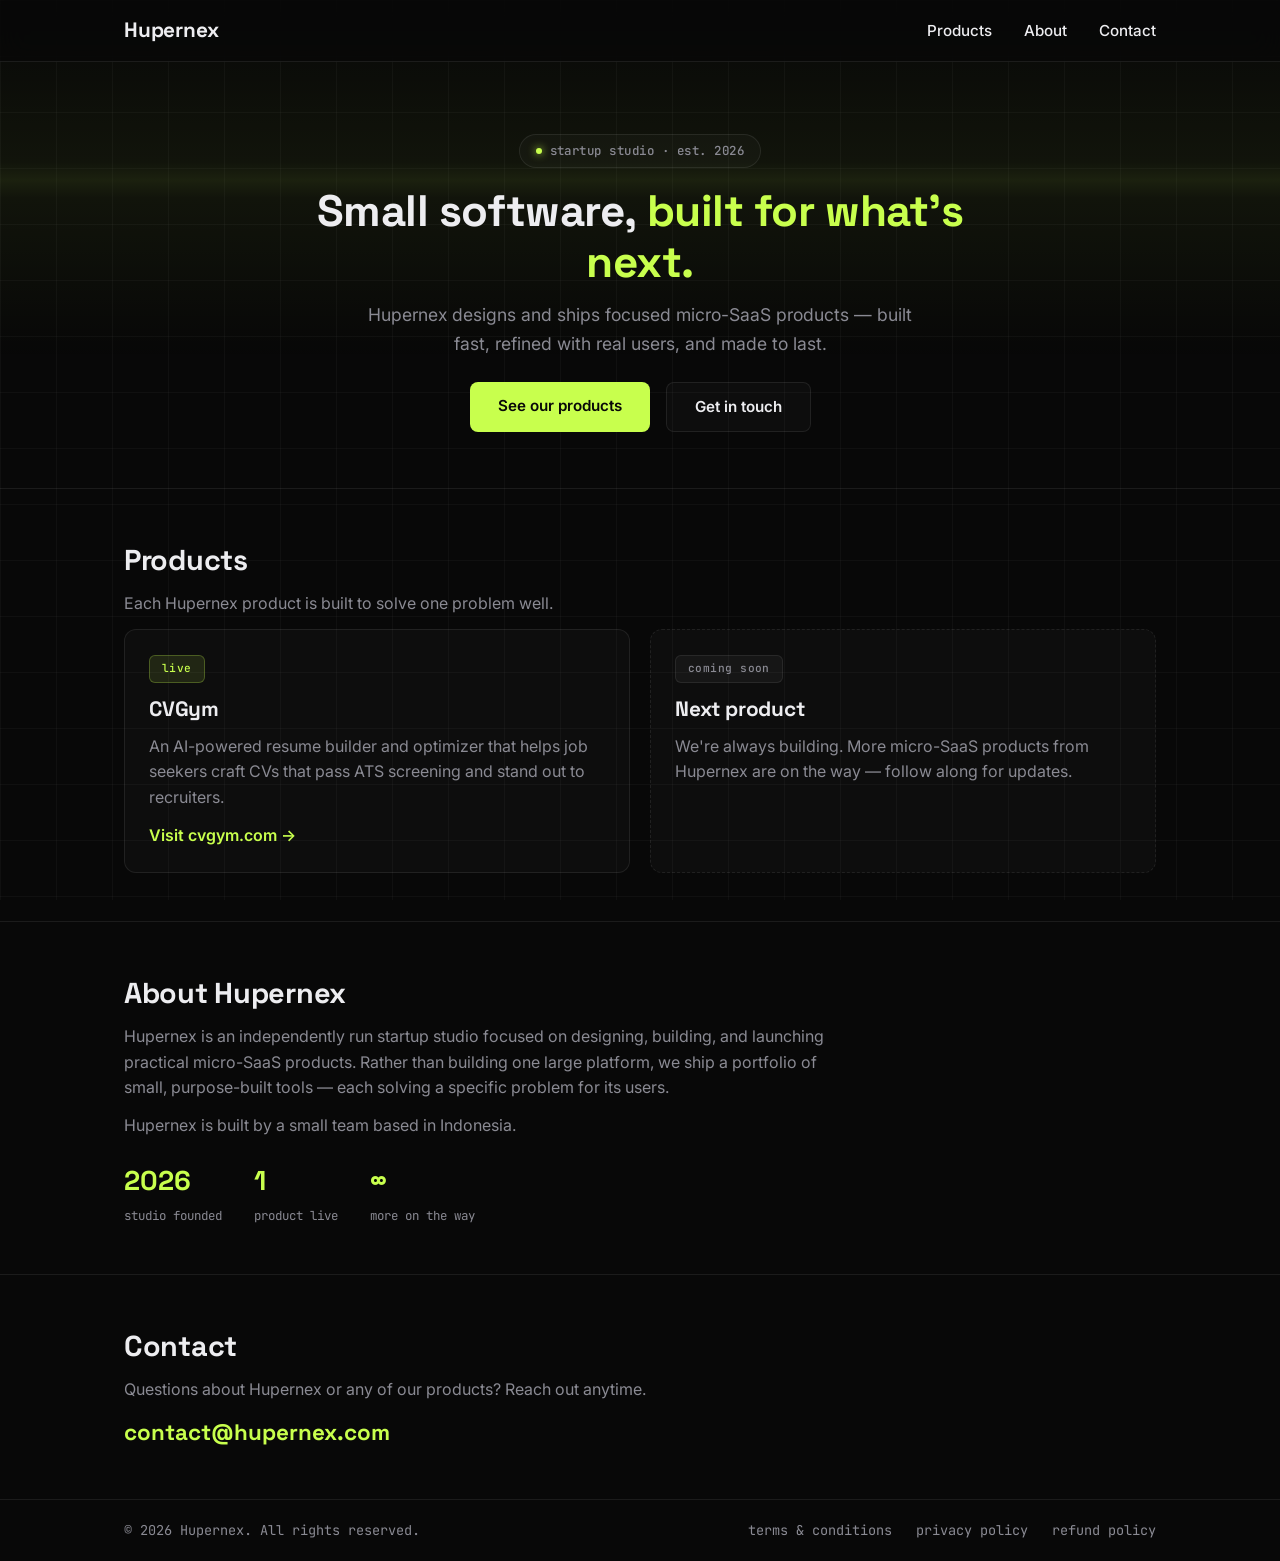
<file: index.html>
<!DOCTYPE html>
<html lang="en">
<head>
  <meta charset="UTF-8">
  <meta name="viewport" content="width=device-width, initial-scale=1.0">
  <title>Hupernex — Startup Studio</title>
  <meta name="description" content="Hupernex is a startup studio building practical micro-SaaS products, including CVGym.">
  <link rel="stylesheet" href="css/style.css?v=7">
</head>
<body>
  <div class="scanline" aria-hidden="true"></div>

  <header class="site-header">
    <nav class="navbar">
      <a href="#top" class="logo">Hupernex</a>
      <button class="nav-toggle" id="nav-toggle" aria-label="Toggle navigation">
        <span></span><span></span><span></span>
      </button>
      <ul class="nav-links" id="nav-links">
        <li><a href="#products">Products</a></li>
        <li><a href="#about">About</a></li>
        <li><a href="#contact">Contact</a></li>
      </ul>
    </nav>
  </header>

  <main>
    <section id="top" class="hero">
      <div class="container">
        <div class="eyebrow"><span class="dot"></span> startup studio · est. 2026</div>
        <h1>Small software, <span class="gradient-text">built for what's next.</span></h1>
        <p class="hero-sub">Hupernex designs and ships focused micro-SaaS products — built fast, refined with real users, and made to last.</p>
        <div class="hero-cta">
          <a href="#products" class="btn btn-primary">See our products</a>
          <a href="#contact" class="btn btn-secondary">Get in touch</a>
        </div>
      </div>
    </section>

    <section id="products" class="section">
      <div class="container">
        <h2>Products</h2>
        <p class="section-sub">Each Hupernex product is built to solve one problem well.</p>
        <div class="product-grid">
          <div class="product-card">
            <div class="product-badge">Live</div>
            <h3>CVGym</h3>
            <p>An AI-powered resume builder and optimizer that helps job seekers craft CVs that pass ATS screening and stand out to recruiters.</p>
            <a href="https://cvgym.com" target="_blank" rel="noopener" class="product-link">Visit cvgym.com →</a>
          </div>
          <div class="product-card product-card-placeholder">
            <div class="product-badge product-badge-soon">Coming soon</div>
            <h3>Next product</h3>
            <p>We're always building. More micro-SaaS products from Hupernex are on the way — follow along for updates.</p>
          </div>
        </div>
      </div>
    </section>

    <section id="about" class="section">
      <div class="container">
        <h2>About Hupernex</h2>
        <p>Hupernex is an independently run startup studio focused on designing, building, and launching practical micro-SaaS products. Rather than building one large platform, we ship a portfolio of small, purpose-built tools — each solving a specific problem for its users.</p>
        <p>Hupernex is built by a small team based in Indonesia.</p>
        <div class="stat-row">
          <div>
            <div class="stat-value">2026</div>
            <div class="stat-label">Studio founded</div>
          </div>
          <div>
            <div class="stat-value">1</div>
            <div class="stat-label">Product live</div>
          </div>
          <div>
            <div class="stat-value">∞</div>
            <div class="stat-label">More on the way</div>
          </div>
        </div>
      </div>
    </section>

    <section id="contact" class="section">
      <div class="container">
        <h2>Contact</h2>
        <p class="section-sub">Questions about Hupernex or any of our products? Reach out anytime.</p>
        <a href="mailto:contact@hupernex.com" class="contact-email">contact@hupernex.com</a>
      </div>
    </section>
  </main>

  <footer class="site-footer">
    <div class="container footer-inner">
      <p>&copy; <span id="year"></span> Hupernex. All rights reserved.</p>
      <ul class="footer-links">
        <li><a href="terms.html">Terms &amp; Conditions</a></li>
        <li><a href="privacy.html">Privacy Policy</a></li>
        <li><a href="refund.html">Refund Policy</a></li>
      </ul>
    </div>
  </footer>

  <script src="js/main.js"></script>
</body>
</html>
</file>
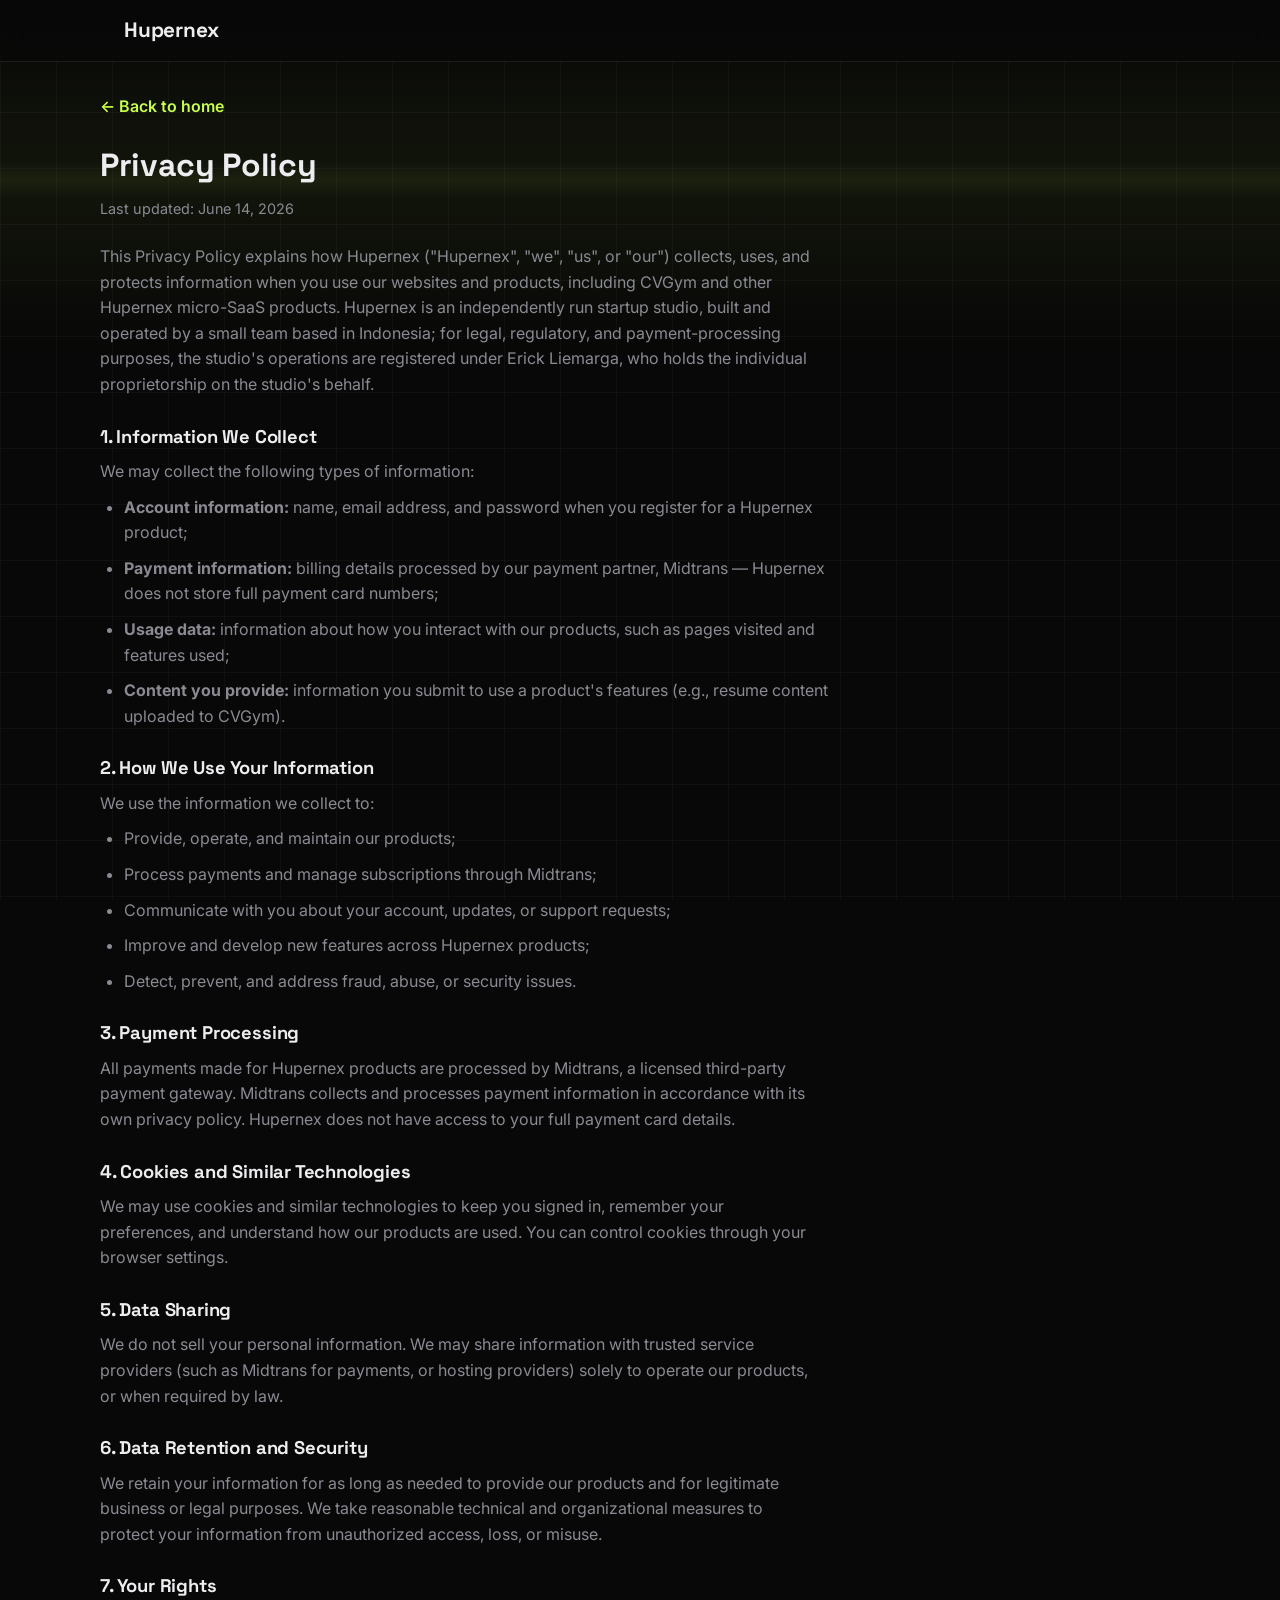
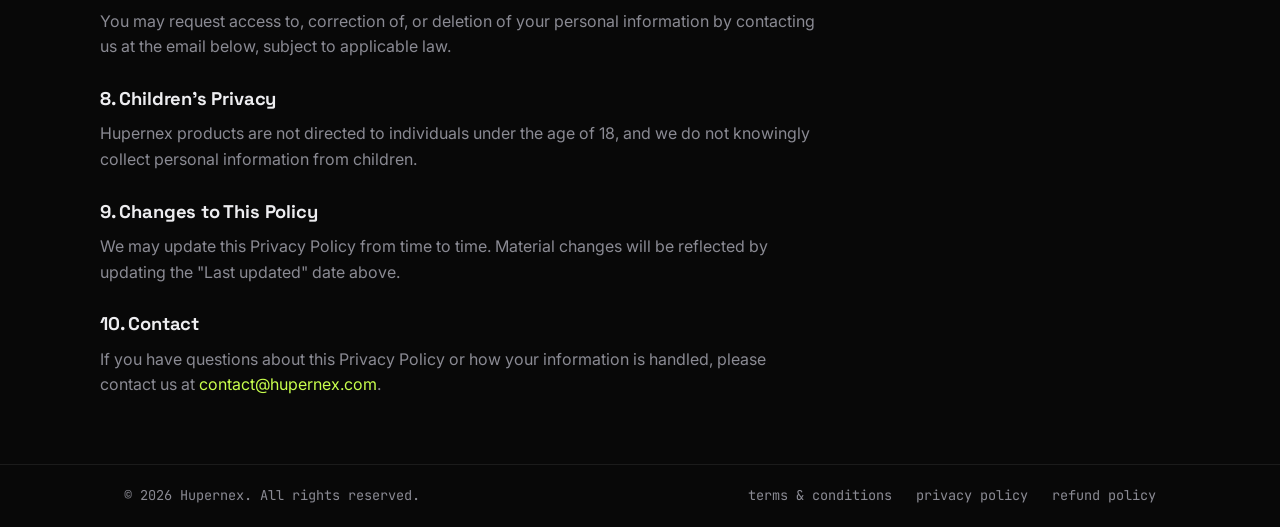
<file: privacy.html>
<!DOCTYPE html>
<html lang="en">
<head>
  <meta charset="UTF-8">
  <meta name="viewport" content="width=device-width, initial-scale=1.0">
  <title>Privacy Policy — Hupernex</title>
  <link rel="stylesheet" href="css/style.css?v=7">
</head>
<body>
  <div class="scanline" aria-hidden="true"></div>

  <header class="site-header">
    <nav class="navbar">
      <a href="index.html" class="logo">Hupernex</a>
    </nav>
  </header>

  <main class="container legal">
    <a href="index.html" class="back-link">← Back to home</a>
    <h1>Privacy Policy</h1>
    <p class="updated">Last updated: June 14, 2026</p>

    <p>This Privacy Policy explains how Hupernex ("Hupernex", "we", "us", or "our") collects, uses, and protects information when you use our websites and products, including CVGym and other Hupernex micro-SaaS products. Hupernex is an independently run startup studio, built and operated by a small team based in Indonesia; for legal, regulatory, and payment-processing purposes, the studio's operations are registered under Erick Liemarga, who holds the individual proprietorship on the studio's behalf.</p>

    <h2>1. Information We Collect</h2>
    <p>We may collect the following types of information:</p>
    <ul>
      <li><strong>Account information:</strong> name, email address, and password when you register for a Hupernex product;</li>
      <li><strong>Payment information:</strong> billing details processed by our payment partner, Midtrans — Hupernex does not store full payment card numbers;</li>
      <li><strong>Usage data:</strong> information about how you interact with our products, such as pages visited and features used;</li>
      <li><strong>Content you provide:</strong> information you submit to use a product's features (e.g., resume content uploaded to CVGym).</li>
    </ul>

    <h2>2. How We Use Your Information</h2>
    <p>We use the information we collect to:</p>
    <ul>
      <li>Provide, operate, and maintain our products;</li>
      <li>Process payments and manage subscriptions through Midtrans;</li>
      <li>Communicate with you about your account, updates, or support requests;</li>
      <li>Improve and develop new features across Hupernex products;</li>
      <li>Detect, prevent, and address fraud, abuse, or security issues.</li>
    </ul>

    <h2>3. Payment Processing</h2>
    <p>All payments made for Hupernex products are processed by Midtrans, a licensed third-party payment gateway. Midtrans collects and processes payment information in accordance with its own privacy policy. Hupernex does not have access to your full payment card details.</p>

    <h2>4. Cookies and Similar Technologies</h2>
    <p>We may use cookies and similar technologies to keep you signed in, remember your preferences, and understand how our products are used. You can control cookies through your browser settings.</p>

    <h2>5. Data Sharing</h2>
    <p>We do not sell your personal information. We may share information with trusted service providers (such as Midtrans for payments, or hosting providers) solely to operate our products, or when required by law.</p>

    <h2>6. Data Retention and Security</h2>
    <p>We retain your information for as long as needed to provide our products and for legitimate business or legal purposes. We take reasonable technical and organizational measures to protect your information from unauthorized access, loss, or misuse.</p>

    <h2>7. Your Rights</h2>
    <p>You may request access to, correction of, or deletion of your personal information by contacting us at the email below, subject to applicable law.</p>

    <h2>8. Children's Privacy</h2>
    <p>Hupernex products are not directed to individuals under the age of 18, and we do not knowingly collect personal information from children.</p>

    <h2>9. Changes to This Policy</h2>
    <p>We may update this Privacy Policy from time to time. Material changes will be reflected by updating the "Last updated" date above.</p>

    <h2>10. Contact</h2>
    <p>If you have questions about this Privacy Policy or how your information is handled, please contact us at <a href="mailto:contact@hupernex.com">contact@hupernex.com</a>.</p>
  </main>

  <footer class="site-footer">
    <div class="container footer-inner">
      <p>&copy; 2026 Hupernex. All rights reserved.</p>
      <ul class="footer-links">
        <li><a href="terms.html">Terms &amp; Conditions</a></li>
        <li><a href="privacy.html">Privacy Policy</a></li>
        <li><a href="refund.html">Refund Policy</a></li>
      </ul>
    </div>
  </footer>
</body>
</html>
</file>
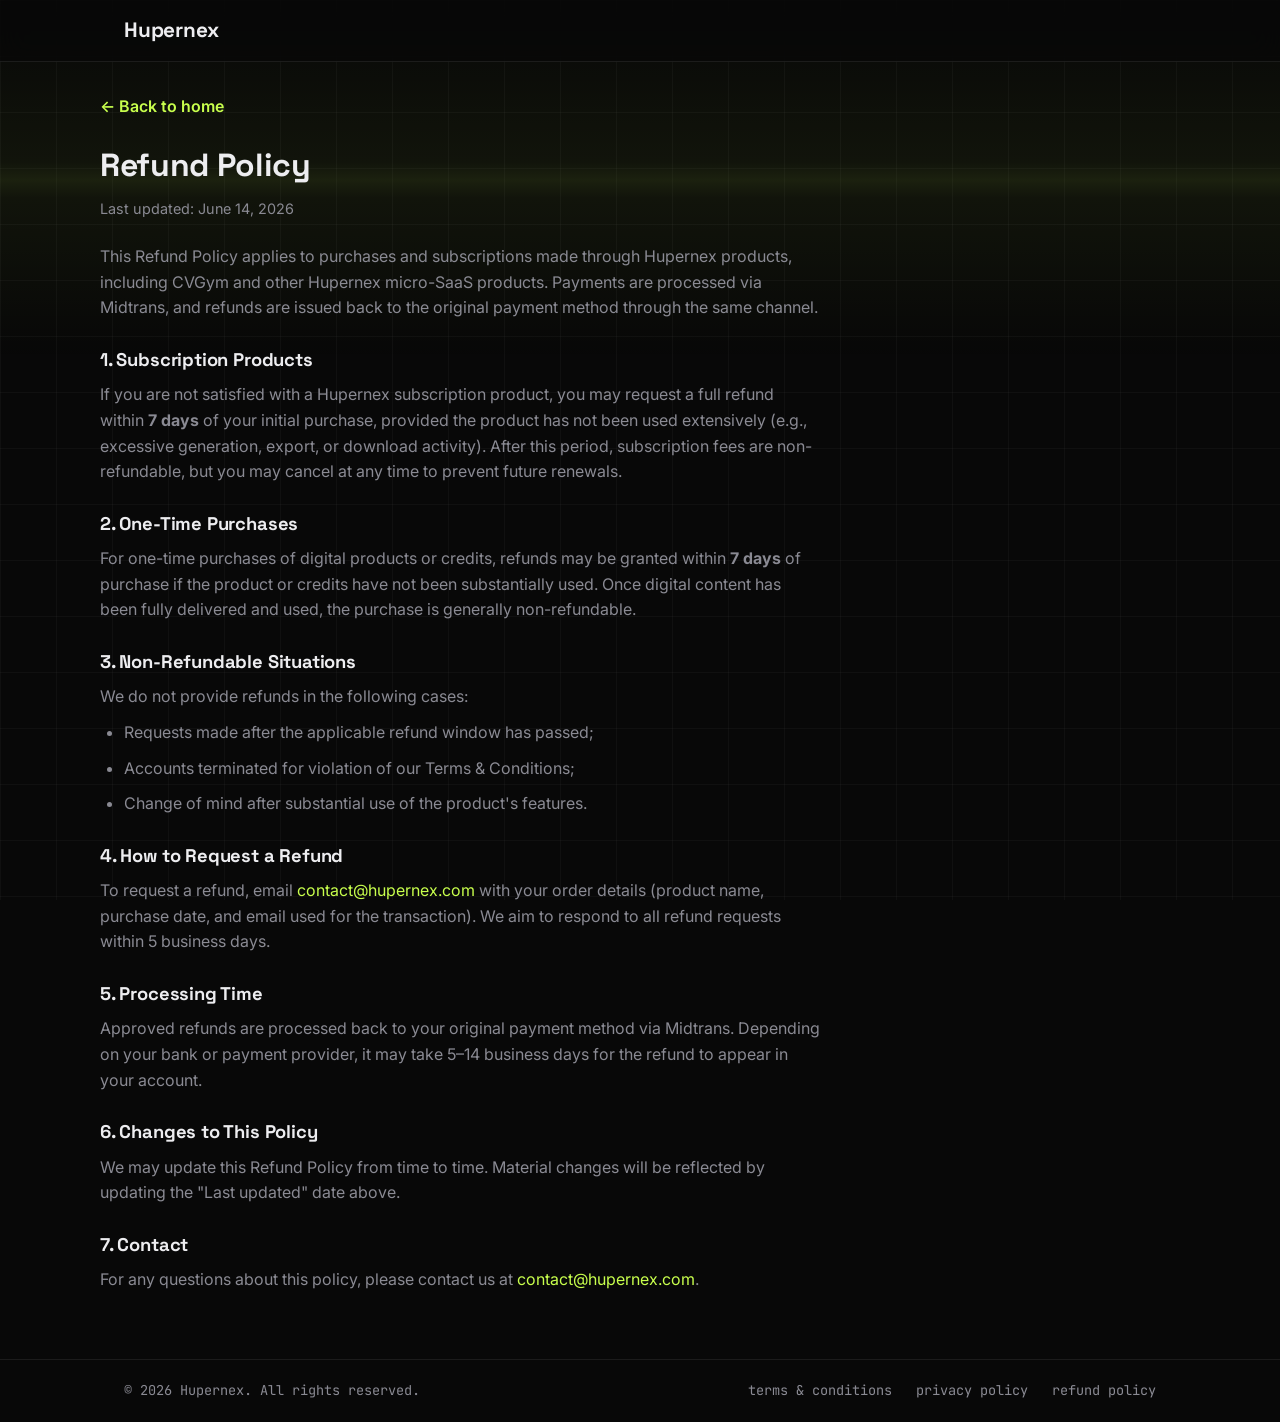
<file: refund.html>
<!DOCTYPE html>
<html lang="en">
<head>
  <meta charset="UTF-8">
  <meta name="viewport" content="width=device-width, initial-scale=1.0">
  <title>Refund Policy — Hupernex</title>
  <link rel="stylesheet" href="css/style.css?v=7">
</head>
<body>
  <div class="scanline" aria-hidden="true"></div>

  <header class="site-header">
    <nav class="navbar">
      <a href="index.html" class="logo">Hupernex</a>
    </nav>
  </header>

  <main class="container legal">
    <a href="index.html" class="back-link">← Back to home</a>
    <h1>Refund Policy</h1>
    <p class="updated">Last updated: June 14, 2026</p>

    <p>This Refund Policy applies to purchases and subscriptions made through Hupernex products, including CVGym and other Hupernex micro-SaaS products. Payments are processed via Midtrans, and refunds are issued back to the original payment method through the same channel.</p>

    <h2>1. Subscription Products</h2>
    <p>If you are not satisfied with a Hupernex subscription product, you may request a full refund within <strong>7 days</strong> of your initial purchase, provided the product has not been used extensively (e.g., excessive generation, export, or download activity). After this period, subscription fees are non-refundable, but you may cancel at any time to prevent future renewals.</p>

    <h2>2. One-Time Purchases</h2>
    <p>For one-time purchases of digital products or credits, refunds may be granted within <strong>7 days</strong> of purchase if the product or credits have not been substantially used. Once digital content has been fully delivered and used, the purchase is generally non-refundable.</p>

    <h2>3. Non-Refundable Situations</h2>
    <p>We do not provide refunds in the following cases:</p>
    <ul>
      <li>Requests made after the applicable refund window has passed;</li>
      <li>Accounts terminated for violation of our Terms &amp; Conditions;</li>
      <li>Change of mind after substantial use of the product's features.</li>
    </ul>

    <h2>4. How to Request a Refund</h2>
    <p>To request a refund, email <a href="mailto:contact@hupernex.com">contact@hupernex.com</a> with your order details (product name, purchase date, and email used for the transaction). We aim to respond to all refund requests within 5 business days.</p>

    <h2>5. Processing Time</h2>
    <p>Approved refunds are processed back to your original payment method via Midtrans. Depending on your bank or payment provider, it may take 5–14 business days for the refund to appear in your account.</p>

    <h2>6. Changes to This Policy</h2>
    <p>We may update this Refund Policy from time to time. Material changes will be reflected by updating the "Last updated" date above.</p>

    <h2>7. Contact</h2>
    <p>For any questions about this policy, please contact us at <a href="mailto:contact@hupernex.com">contact@hupernex.com</a>.</p>
  </main>

  <footer class="site-footer">
    <div class="container footer-inner">
      <p>&copy; 2026 Hupernex. All rights reserved.</p>
      <ul class="footer-links">
        <li><a href="terms.html">Terms &amp; Conditions</a></li>
        <li><a href="privacy.html">Privacy Policy</a></li>
        <li><a href="refund.html">Refund Policy</a></li>
      </ul>
    </div>
  </footer>
</body>
</html>
</file>
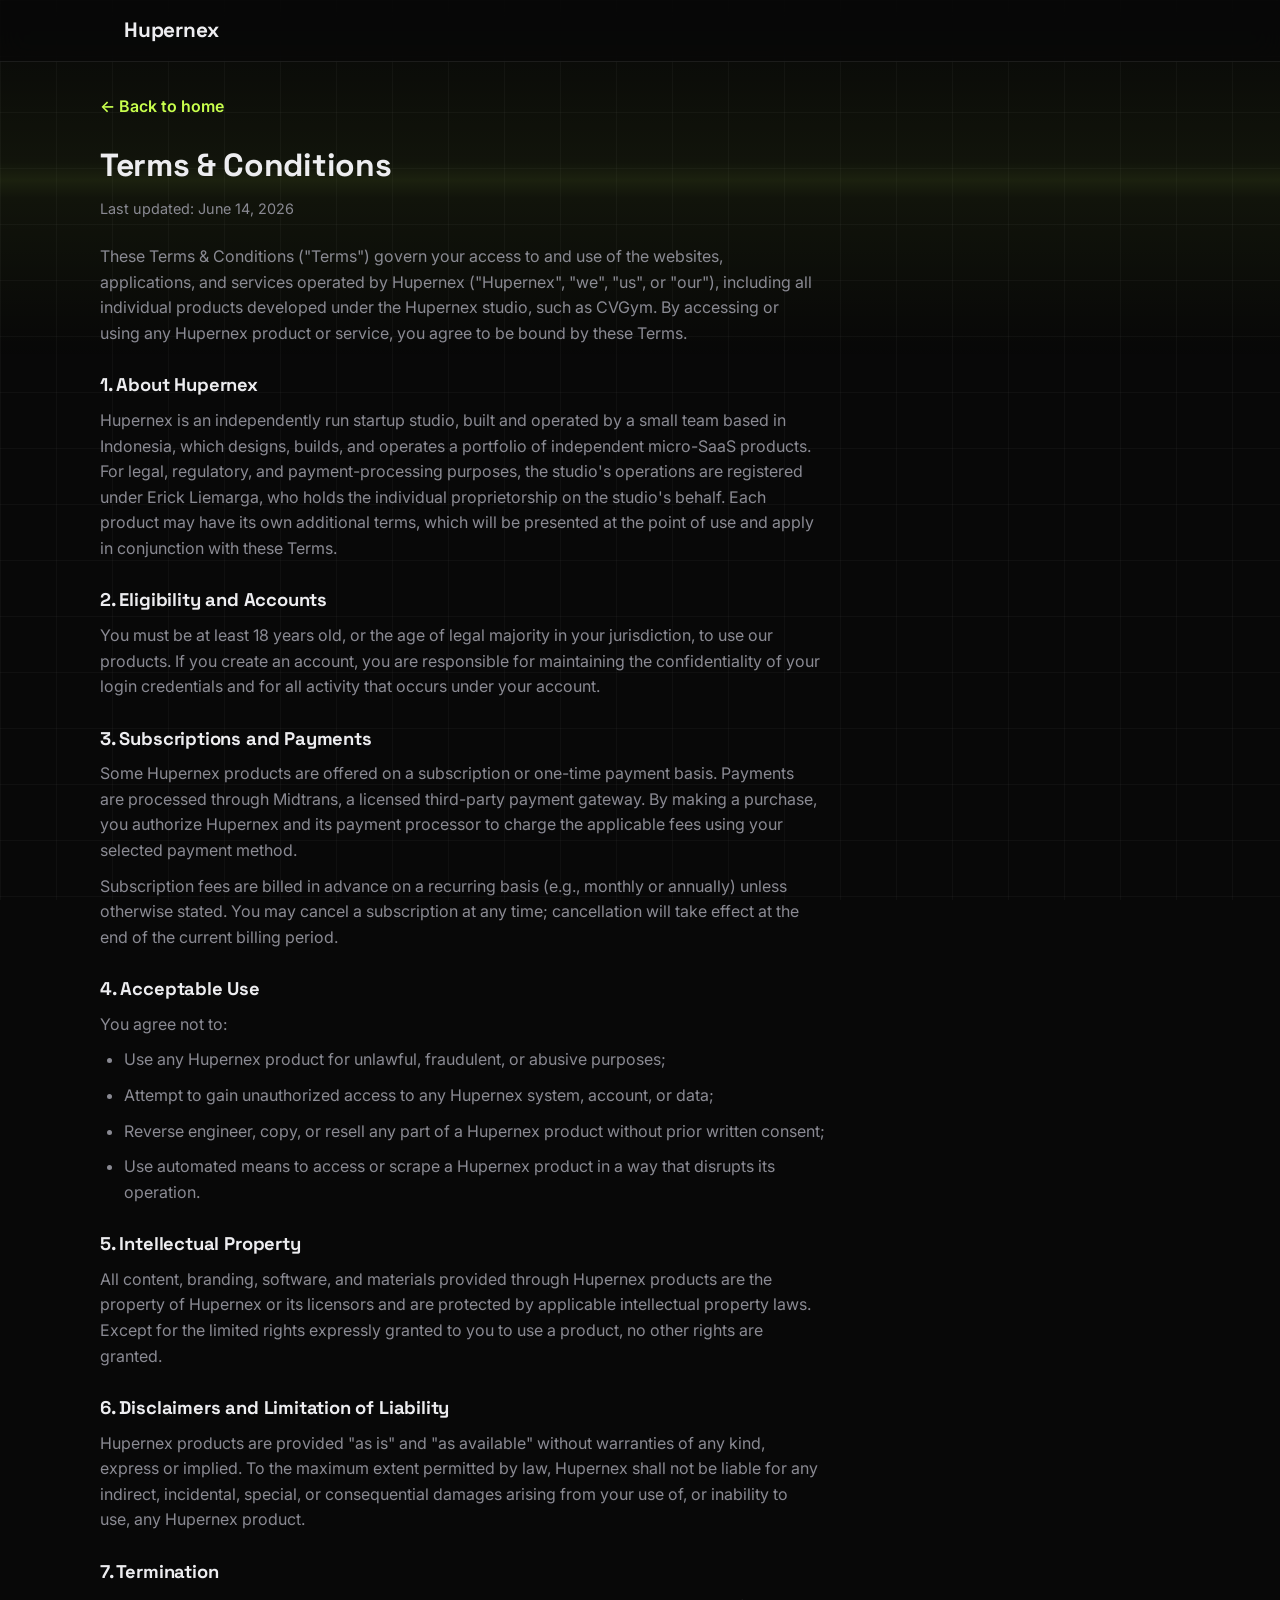
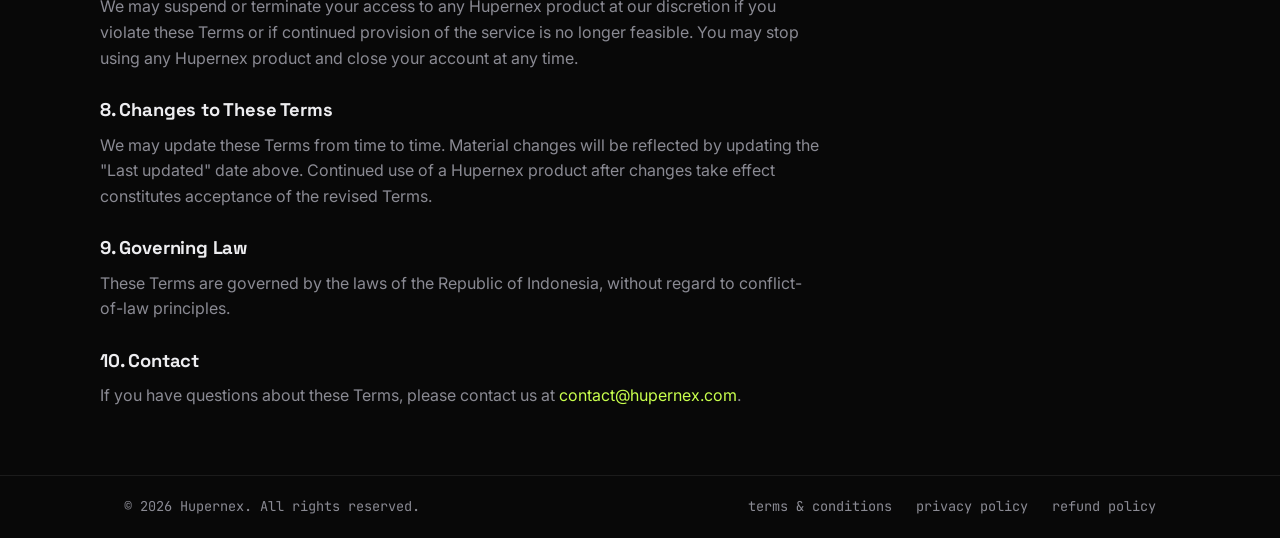
<file: terms.html>
<!DOCTYPE html>
<html lang="en">
<head>
  <meta charset="UTF-8">
  <meta name="viewport" content="width=device-width, initial-scale=1.0">
  <title>Terms &amp; Conditions — Hupernex</title>
  <link rel="stylesheet" href="css/style.css?v=7">
</head>
<body>
  <div class="scanline" aria-hidden="true"></div>

  <header class="site-header">
    <nav class="navbar">
      <a href="index.html" class="logo">Hupernex</a>
    </nav>
  </header>

  <main class="container legal">
    <a href="index.html" class="back-link">← Back to home</a>
    <h1>Terms &amp; Conditions</h1>
    <p class="updated">Last updated: June 14, 2026</p>

    <p>These Terms &amp; Conditions ("Terms") govern your access to and use of the websites, applications, and services operated by Hupernex ("Hupernex", "we", "us", or "our"), including all individual products developed under the Hupernex studio, such as CVGym. By accessing or using any Hupernex product or service, you agree to be bound by these Terms.</p>

    <h2>1. About Hupernex</h2>
    <p>Hupernex is an independently run startup studio, built and operated by a small team based in Indonesia, which designs, builds, and operates a portfolio of independent micro-SaaS products. For legal, regulatory, and payment-processing purposes, the studio's operations are registered under Erick Liemarga, who holds the individual proprietorship on the studio's behalf. Each product may have its own additional terms, which will be presented at the point of use and apply in conjunction with these Terms.</p>

    <h2>2. Eligibility and Accounts</h2>
    <p>You must be at least 18 years old, or the age of legal majority in your jurisdiction, to use our products. If you create an account, you are responsible for maintaining the confidentiality of your login credentials and for all activity that occurs under your account.</p>

    <h2>3. Subscriptions and Payments</h2>
    <p>Some Hupernex products are offered on a subscription or one-time payment basis. Payments are processed through Midtrans, a licensed third-party payment gateway. By making a purchase, you authorize Hupernex and its payment processor to charge the applicable fees using your selected payment method.</p>
    <p>Subscription fees are billed in advance on a recurring basis (e.g., monthly or annually) unless otherwise stated. You may cancel a subscription at any time; cancellation will take effect at the end of the current billing period.</p>

    <h2>4. Acceptable Use</h2>
    <p>You agree not to:</p>
    <ul>
      <li>Use any Hupernex product for unlawful, fraudulent, or abusive purposes;</li>
      <li>Attempt to gain unauthorized access to any Hupernex system, account, or data;</li>
      <li>Reverse engineer, copy, or resell any part of a Hupernex product without prior written consent;</li>
      <li>Use automated means to access or scrape a Hupernex product in a way that disrupts its operation.</li>
    </ul>

    <h2>5. Intellectual Property</h2>
    <p>All content, branding, software, and materials provided through Hupernex products are the property of Hupernex or its licensors and are protected by applicable intellectual property laws. Except for the limited rights expressly granted to you to use a product, no other rights are granted.</p>

    <h2>6. Disclaimers and Limitation of Liability</h2>
    <p>Hupernex products are provided "as is" and "as available" without warranties of any kind, express or implied. To the maximum extent permitted by law, Hupernex shall not be liable for any indirect, incidental, special, or consequential damages arising from your use of, or inability to use, any Hupernex product.</p>

    <h2>7. Termination</h2>
    <p>We may suspend or terminate your access to any Hupernex product at our discretion if you violate these Terms or if continued provision of the service is no longer feasible. You may stop using any Hupernex product and close your account at any time.</p>

    <h2>8. Changes to These Terms</h2>
    <p>We may update these Terms from time to time. Material changes will be reflected by updating the "Last updated" date above. Continued use of a Hupernex product after changes take effect constitutes acceptance of the revised Terms.</p>

    <h2>9. Governing Law</h2>
    <p>These Terms are governed by the laws of the Republic of Indonesia, without regard to conflict-of-law principles.</p>

    <h2>10. Contact</h2>
    <p>If you have questions about these Terms, please contact us at <a href="mailto:contact@hupernex.com">contact@hupernex.com</a>.</p>
  </main>

  <footer class="site-footer">
    <div class="container footer-inner">
      <p>&copy; 2026 Hupernex. All rights reserved.</p>
      <ul class="footer-links">
        <li><a href="terms.html">Terms &amp; Conditions</a></li>
        <li><a href="privacy.html">Privacy Policy</a></li>
        <li><a href="refund.html">Refund Policy</a></li>
      </ul>
    </div>
  </footer>
</body>
</html>
</file>
<file: css/style.css>
@import url('https://fonts.googleapis.com/css2?family=Space+Grotesk:wght@500;600;700&family=Inter:wght@400;500;600&family=JetBrains+Mono:wght@400;500&display=swap');

:root {
  --color-bg: #080808;
  --color-bg-elevated: rgba(255, 255, 255, 0.025);
  --color-bg-elevated-hover: rgba(255, 255, 255, 0.05);
  --color-text: #ededf0;
  --color-text-muted: #8a8a93;
  --color-accent: #c8ff4d;
  --color-border: rgba(255, 255, 255, 0.08);
  --max-width: 1080px;
}

* {
  box-sizing: border-box;
  margin: 0;
  padding: 0;
}

html {
  scroll-behavior: smooth;
}

body {
  font-family: 'Inter', -apple-system, BlinkMacSystemFont, "Segoe UI", Roboto, sans-serif;
  color: var(--color-text);
  background-color: var(--color-bg);
  background-image:
    linear-gradient(rgba(255,255,255,0.03) 1px, transparent 1px),
    linear-gradient(90deg, rgba(255,255,255,0.03) 1px, transparent 1px);
  background-size: 56px 56px;
  background-attachment: fixed;
  line-height: 1.6;
  position: relative;
}

/* Subtle animated scanline sweeping down the page */
.scanline {
  position: fixed;
  inset: 0;
  left: 0;
  right: 0;
  height: 40vh;
  z-index: 0;
  pointer-events: none;
  background: linear-gradient(to bottom, transparent, rgba(200,255,77,0.05) 45%, rgba(200,255,77,0.10) 50%, rgba(200,255,77,0.05) 55%, transparent);
  animation: scan 14s linear infinite;
}

@keyframes scan {
  from { transform: translateY(-100%); }
  to { transform: translateY(100vh); }
}

.site-header,
main,
.site-footer {
  position: relative;
  z-index: 1;
}

@media (prefers-reduced-motion: reduce) {
  .scanline {
    animation: none;
    display: none;
  }
}

h1, h2, h3, .logo {
  font-family: 'Space Grotesk', 'Inter', sans-serif;
  letter-spacing: -0.01em;
}

.container {
  max-width: var(--max-width);
  margin: 0 auto;
  padding: 0 24px;
}

a {
  color: var(--color-accent);
  text-decoration: none;
}

a:hover {
  text-decoration: underline;
}

/* Header / Nav */
.site-header {
  position: sticky;
  top: 0;
  z-index: 10;
  border-bottom: 1px solid var(--color-border);
  background: rgba(8, 8, 8, 0.7);
  backdrop-filter: blur(14px);
}

.navbar {
  max-width: var(--max-width);
  margin: 0 auto;
  display: flex;
  align-items: center;
  justify-content: space-between;
  padding: 14px 24px;
}

.logo {
  font-size: 1.3rem;
  font-weight: 700;
  color: var(--color-text);
  text-decoration: none;
}

.nav-links {
  list-style: none;
  display: flex;
  gap: 32px;
}

.nav-links a {
  color: var(--color-text);
  text-decoration: none;
  font-weight: 500;
  font-size: 0.95rem;
  transition: color 0.15s ease;
}

.nav-links a:hover {
  color: var(--color-accent);
}

.nav-toggle {
  display: none;
  flex-direction: column;
  justify-content: center;
  gap: 5px;
  background: none;
  border: none;
  cursor: pointer;
  padding: 8px;
}

.nav-toggle span {
  width: 22px;
  height: 2px;
  background: var(--color-text);
  display: block;
}

/* Hero */
.hero {
  padding: 72px 0 56px;
  text-align: center;
  position: relative;
}

.eyebrow {
  display: inline-flex;
  align-items: center;
  gap: 8px;
  font-family: 'JetBrains Mono', monospace;
  font-size: 0.78rem;
  font-weight: 500;
  letter-spacing: 0.04em;
  text-transform: lowercase;
  color: var(--color-text-muted);
  border: 1px solid var(--color-border);
  border-radius: 999px;
  padding: 6px 16px;
  margin-bottom: 18px;
  background: var(--color-bg-elevated);
}

.eyebrow .dot {
  width: 6px;
  height: 6px;
  border-radius: 50%;
  background: var(--color-accent);
  box-shadow: 0 0 8px var(--color-accent);
}

.hero h1 {
  font-size: 2.75rem;
  font-weight: 700;
  max-width: 760px;
  margin: 0 auto 14px;
  line-height: 1.15;
}

.hero h1 .gradient-text {
  color: var(--color-accent);
}

.hero-sub {
  font-size: 1.1rem;
  color: var(--color-text-muted);
  max-width: 580px;
  margin: 0 auto 24px;
}

.hero-cta {
  display: flex;
  gap: 16px;
  justify-content: center;
  flex-wrap: wrap;
}

.btn {
  display: inline-block;
  padding: 12px 28px;
  border-radius: 8px;
  font-weight: 600;
  font-size: 0.95rem;
  text-decoration: none;
  transition: all 0.18s ease;
}

.btn-primary {
  background: var(--color-accent);
  color: #080808;
}

.btn-primary:hover {
  text-decoration: none;
  filter: brightness(1.1);
  transform: translateY(-1px);
}

.btn-secondary {
  background: var(--color-bg-elevated);
  color: var(--color-text);
  border: 1px solid var(--color-border);
}

.btn-secondary:hover {
  border-color: var(--color-accent);
  text-decoration: none;
  background: var(--color-bg-elevated-hover);
}

/* Sections */
.section {
  padding: 48px 0;
  border-top: 1px solid var(--color-border);
}

.section h2 {
  font-size: 1.8rem;
  font-weight: 700;
  margin-bottom: 8px;
}

.section-sub {
  color: var(--color-text-muted);
  margin-bottom: 24px;
  max-width: 560px;
}

.section p {
  margin-bottom: 12px;
  max-width: 700px;
  color: var(--color-text-muted);
}

/* Products */
.product-grid {
  display: grid;
  grid-template-columns: repeat(auto-fit, minmax(280px, 1fr));
  gap: 20px;
}

.product-card {
  border: 1px solid var(--color-border);
  border-radius: 12px;
  padding: 24px;
  background: var(--color-bg-elevated);
  position: relative;
  transition: border-color 0.2s ease, transform 0.2s ease, background 0.2s ease;
}

.product-card:hover {
  border-color: rgba(200, 255, 77, 0.35);
  background: var(--color-bg-elevated-hover);
  transform: translateY(-2px);
}

.product-card h3 {
  font-size: 1.3rem;
  margin: 10px 0 8px;
  color: var(--color-text);
}

.product-card p {
  margin-bottom: 0;
  color: var(--color-text-muted);
}

.product-card-placeholder {
  border-style: dashed;
}

.product-card-placeholder:hover {
  transform: none;
  border-color: var(--color-border);
}

.product-badge {
  display: inline-block;
  font-family: 'JetBrains Mono', monospace;
  font-size: 0.7rem;
  font-weight: 500;
  text-transform: lowercase;
  letter-spacing: 0.04em;
  color: var(--color-accent);
  background: rgba(200, 255, 77, 0.1);
  border: 1px solid rgba(200, 255, 77, 0.25);
  padding: 4px 12px;
  border-radius: 6px;
}

.product-badge-soon {
  color: var(--color-text-muted);
  background: rgba(255, 255, 255, 0.04);
  border-color: var(--color-border);
}

.product-link {
  display: inline-block;
  margin-top: 12px;
  font-weight: 600;
  color: var(--color-accent);
}

/* About stats */
.stat-row {
  display: flex;
  gap: 32px;
  margin-top: 20px;
  flex-wrap: wrap;
}

.stat-row .stat-value {
  font-family: 'Space Grotesk', sans-serif;
  font-size: 1.7rem;
  font-weight: 700;
  color: var(--color-accent);
}

.stat-row .stat-label {
  font-family: 'JetBrains Mono', monospace;
  font-size: 0.78rem;
  color: var(--color-text-muted);
  margin-top: 4px;
  text-transform: lowercase;
}

/* Contact */
.contact-email {
  font-size: 1.4rem;
  font-weight: 700;
  font-family: 'Space Grotesk', sans-serif;
  color: var(--color-accent);
}

.contact-email:hover {
  text-decoration: none;
  opacity: 0.85;
}

/* Footer */
.site-footer {
  border-top: 1px solid var(--color-border);
  padding: 20px 0;
}

.footer-inner {
  display: flex;
  justify-content: space-between;
  align-items: center;
  flex-wrap: wrap;
  gap: 16px;
  color: var(--color-text-muted);
  font-size: 0.85rem;
  font-family: 'JetBrains Mono', monospace;
}

.footer-links {
  list-style: none;
  display: flex;
  gap: 24px;
}

.footer-links a {
  color: var(--color-text-muted);
  text-transform: lowercase;
}

.footer-links a:hover {
  color: var(--color-accent);
}

/* Legal pages */
.legal {
  padding: 32px 0 56px;
}

.legal h1 {
  margin-bottom: 6px;
  font-size: 2rem;
}

.legal h2 {
  font-size: 1.15rem;
  margin: 24px 0 8px;
  color: var(--color-text);
}

.legal p, .legal li {
  color: var(--color-text-muted);
  margin-bottom: 10px;
  max-width: 720px;
}

.legal ul {
  padding-left: 24px;
}

.legal .updated {
  color: var(--color-text-muted);
  font-size: 0.9rem;
  margin-bottom: 24px;
}

.back-link {
  display: inline-block;
  margin-bottom: 20px;
  font-weight: 600;
  color: var(--color-accent);
}

/* Mobile */
@media (max-width: 720px) {
  .nav-toggle {
    display: flex;
  }

  .nav-links {
    position: absolute;
    top: 100%;
    left: 0;
    right: 0;
    background: rgba(8, 8, 8, 0.95);
    backdrop-filter: blur(14px);
    border-bottom: 1px solid var(--color-border);
    flex-direction: column;
    padding: 16px 24px;
    gap: 16px;
    display: none;
  }

  .nav-links.open {
    display: flex;
  }

  .hero {
    padding: 56px 0 44px;
  }

  .hero h1 {
    font-size: 2.1rem;
  }

  .stat-row {
    gap: 24px;
  }
}
</file>
